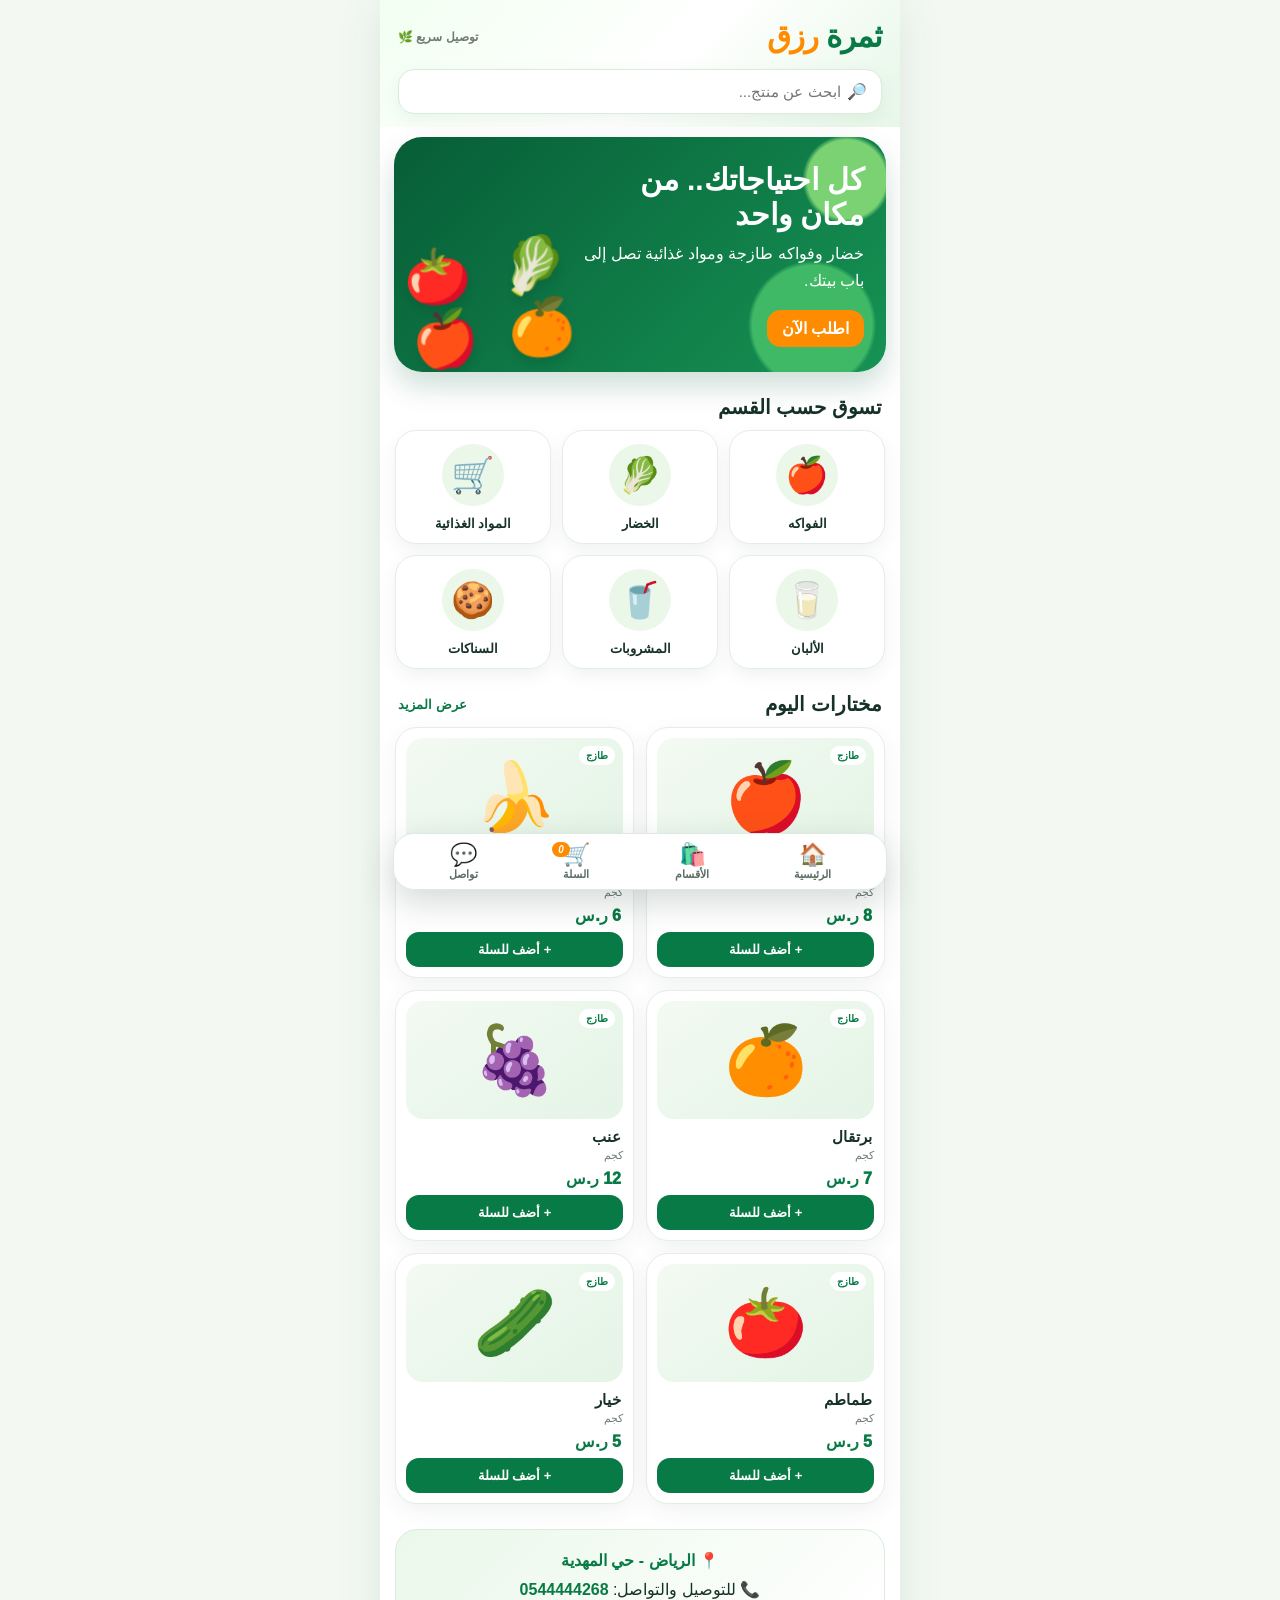
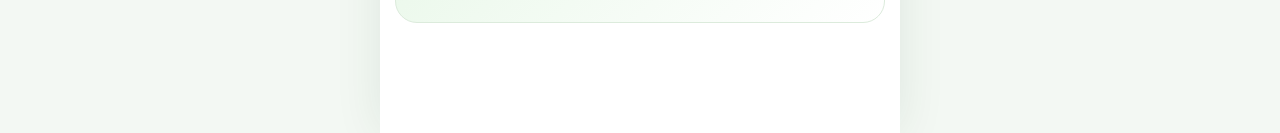
<file: index.html>
<!doctype html><html lang="ar" dir="rtl"><head><meta charset="utf-8"><meta name="viewport" content="width=device-width,initial-scale=1"><title>ثمرة رزق</title><link rel="stylesheet" href="style.css"></head><body><main class="shell">
<header class="top"><div class="brand"><div class="brandname">ثمرة <i>رزق</i></div><div class="mini">توصيل سريع 🌿</div></div><div class="search">🔎&nbsp;<input id="q" placeholder="ابحث عن منتج..." oninput="searchNow()"></div></header>
<section class="hero"><h1>كل احتياجاتك.. من مكان واحد</h1><p>خضار وفواكه طازجة ومواد غذائية تصل إلى باب بيتك.</p><span class="pill">اطلب الآن</span></section>
<div class="secTitle"><h2>تسوق حسب القسم</h2></div><section class="categories">
<a class="category" href="fruits.html"><span class="circle">🍎</span><b>الفواكه</b></a><a class="category" href="vegetables.html"><span class="circle">🥬</span><b>الخضار</b></a><a class="category" href="grocery.html"><span class="circle">🛒</span><b>المواد الغذائية</b></a>
<a class="category" href="dairy.html"><span class="circle">🥛</span><b>الألبان</b></a><a class="category" href="drinks.html"><span class="circle">🥤</span><b>المشروبات</b></a><a class="category" href="snacks.html"><span class="circle">🍪</span><b>السناكات</b></a></section>
<div class="secTitle"><h2>مختارات اليوم</h2><a href="fruits.html">عرض المزيد</a></div><section class="grid" id="featured"></section>
<section class="bottomInfo">📍 <b>الرياض - حي المهدية</b><br>📞 للتوصيل والتواصل: <b>0544444268</b></section><nav class="nav"><a href="index.html"><span>🏠</span>الرئيسية</a><a href="grocery.html"><span>🛍️</span>الأقسام</a><a href="cart.html"><span>🛒<i class="cartCount">0</i></span>السلة</a><a href="https://wa.me/966544444268"><span>💬</span>تواصل</a></nav></main>
<script src="app.js"></script><script>featured.innerHTML=cards(PRODUCTS.slice(0,6));function searchNow(){let s=q.value.trim();featured.innerHTML=cards(PRODUCTS.filter(p=>p.name.includes(s)).slice(0,10))}</script></body></html>
</file>
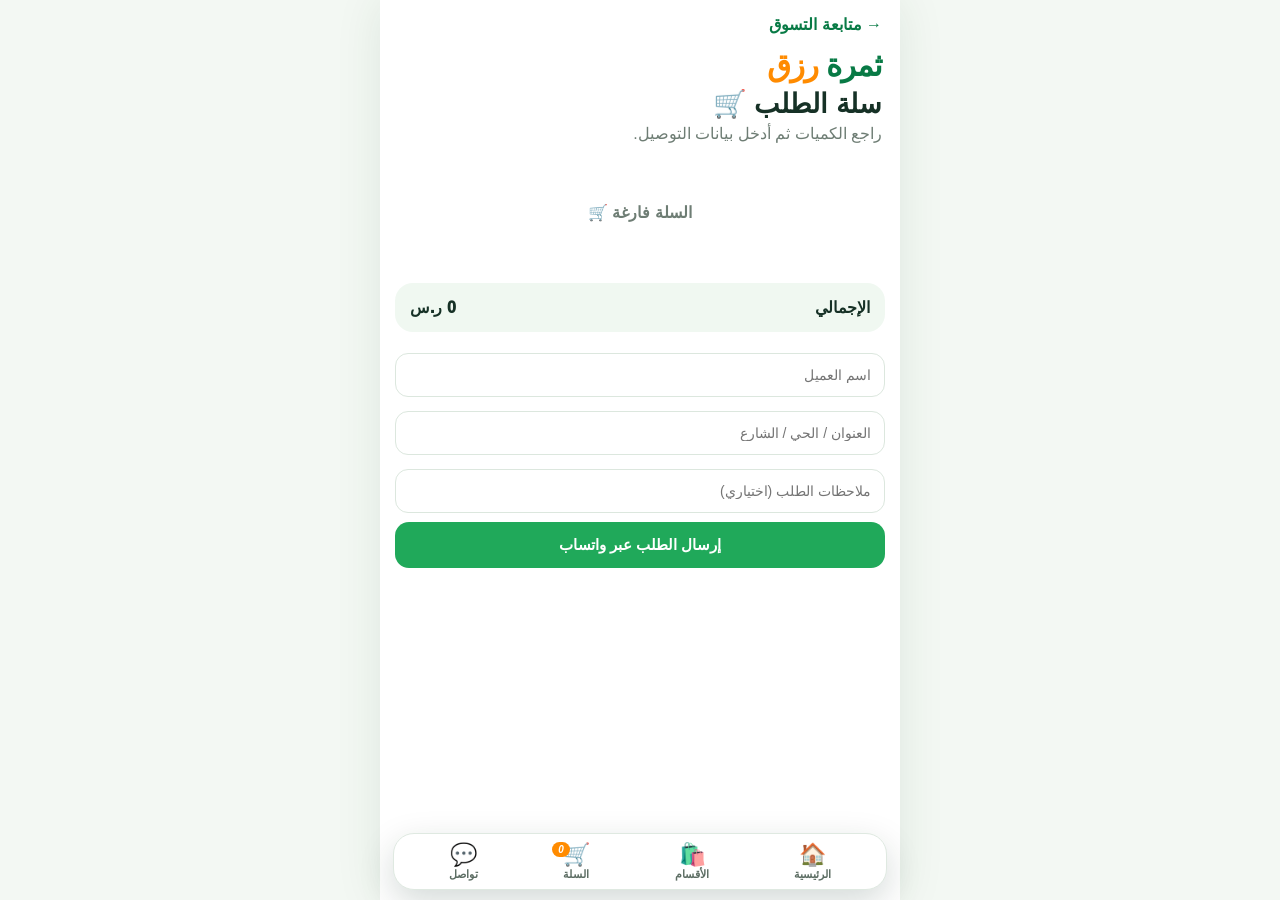
<file: cart.html>
<!doctype html><html lang="ar" dir="rtl"><head><meta charset="utf-8"><meta name="viewport" content="width=device-width,initial-scale=1"><title>السلة | ثمرة رزق</title><link rel="stylesheet" href="style.css"></head><body><main class="shell"><a class="back" href="index.html">→ متابعة التسوق</a><div class="pagehead"><div class="brandname">ثمرة <i>رزق</i></div><h1>سلة الطلب 🛒</h1><p>راجع الكميات ثم أدخل بيانات التوصيل.</p></div><div class="cartwrap"><div id="rows"></div><div class="totalbox"><span>الإجمالي</span><span id="total">0 ر.س</span></div><input class="field" id="customerName" placeholder="اسم العميل"><input class="field" id="address" placeholder="العنوان / الحي / الشارع"><input class="field" id="note" placeholder="ملاحظات الطلب (اختياري)"><a class="send" id="send" href="#">إرسال الطلب عبر واتساب</a></div><nav class="nav"><a href="index.html"><span>🏠</span>الرئيسية</a><a href="grocery.html"><span>🛍️</span>الأقسام</a><a href="cart.html"><span>🛒<i class="cartCount">0</i></span>السلة</a><a href="https://wa.me/966544444268"><span>💬</span>تواصل</a></nav></main><script src="app.js"></script><script>
function renderCart(){let c=cart(),html="",sum=0;Object.entries(c).forEach(([id,q])=>{let p=PRODUCTS.find(x=>x.id===id);if(!p)return;sum+=p.price*q;html+=`<div class="cartitem"><div class="cartemoji">${p.emoji}</div><div><b>${p.name}</b><div class="unit">${p.price} ر.س / ${p.unit}</div><div class="qty"><button onclick="chg('${id}',1)">+</button><span>${q}</span><button onclick="chg('${id}',-1)">−</button></div></div><b>${p.price*q} ر.س</b></div>`});rows.innerHTML=html||'<div class="empty">السلة فارغة 🛒</div>';total.textContent=sum+" ر.س";badge()}
function chg(id,d){let c=cart();c[id]=(c[id]||0)+d;if(c[id]<=0)delete c[id];save(c);renderCart()}
send.onclick=function(e){e.preventDefault();let c=cart(),lines=[],sum=0;Object.entries(c).forEach(([id,q])=>{let p=PRODUCTS.find(x=>x.id===id);if(p){lines.push(`${p.name} × ${q} = ${p.price*q} ر.س`);sum+=p.price*q}});if(!lines.length){alert("السلة فارغة");return}let order="TR-"+Date.now().toString().slice(-6);let msg=`طلب جديد - ثمرة رزق
رقم الطلب: ${order}

${lines.join("\n")}

الإجمالي: ${sum} ر.س
الاسم: ${customerName.value||"-"}
العنوان: ${address.value||"-"}
ملاحظات: ${note.value||"-"}`;location.href="https://wa.me/966544444268?text="+encodeURIComponent(msg)}
renderCart();</script></body></html>
</file>
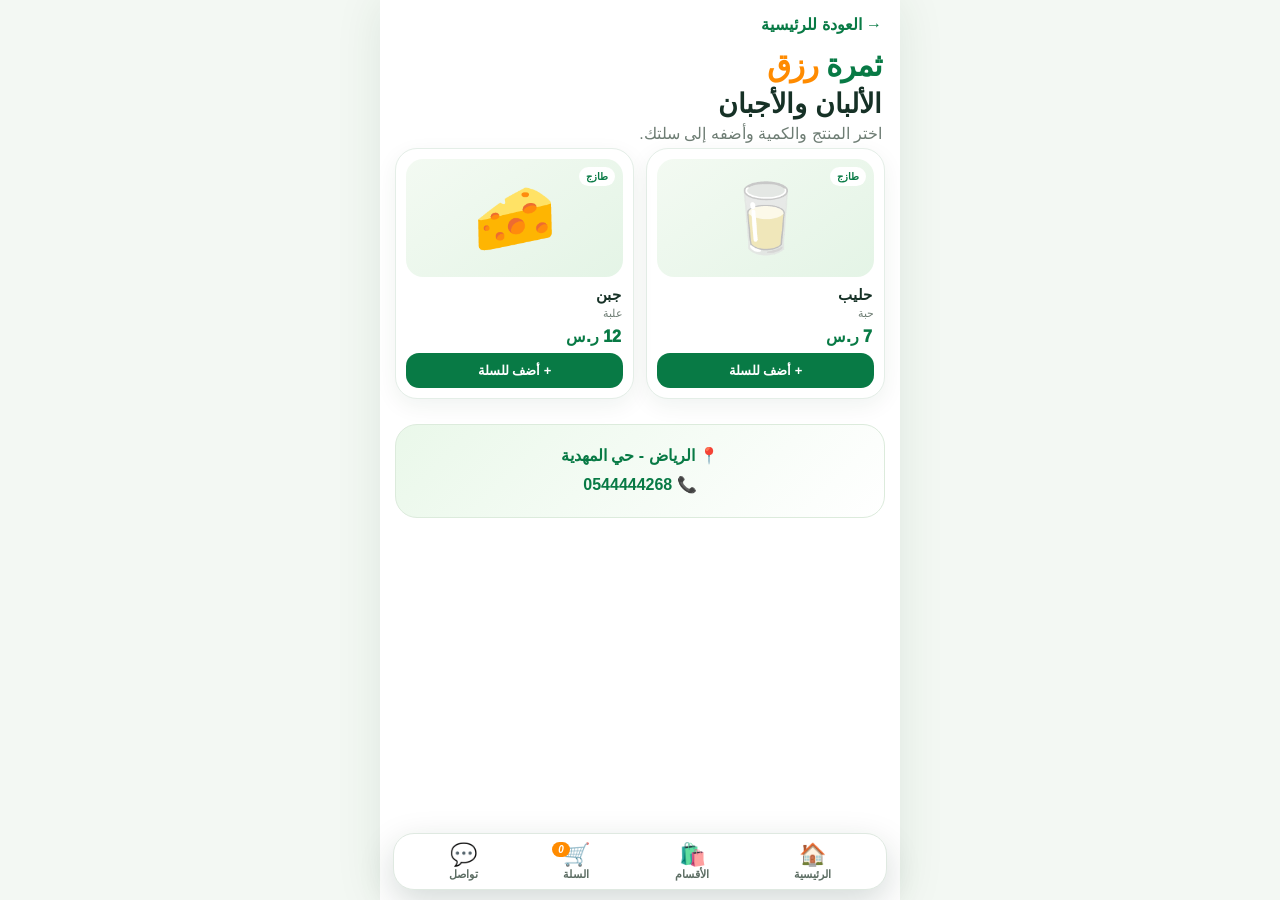
<file: dairy.html>
<!doctype html><html lang="ar" dir="rtl"><head><meta charset="utf-8"><meta name="viewport" content="width=device-width,initial-scale=1"><title>الألبان والأجبان | ثمرة رزق</title><link rel="stylesheet" href="style.css"></head><body><main class="shell"><a class="back" href="index.html">→ العودة للرئيسية</a><div class="pagehead"><div class="brandname">ثمرة <i>رزق</i></div><h1>الألبان والأجبان</h1><p>اختر المنتج والكمية وأضفه إلى سلتك.</p></div><section class="grid" id="grid"></section><section class="bottomInfo">📍 <b>الرياض - حي المهدية</b><br>📞 <b>0544444268</b></section><nav class="nav"><a href="index.html"><span>🏠</span>الرئيسية</a><a href="grocery.html"><span>🛍️</span>الأقسام</a><a href="cart.html"><span>🛒<i class="cartCount">0</i></span>السلة</a><a href="https://wa.me/966544444268"><span>💬</span>تواصل</a></nav></main><script src="app.js"></script><script>grid.innerHTML=cards(PRODUCTS.filter(p=>p.cat=="dairy"));</script></body></html>
</file>
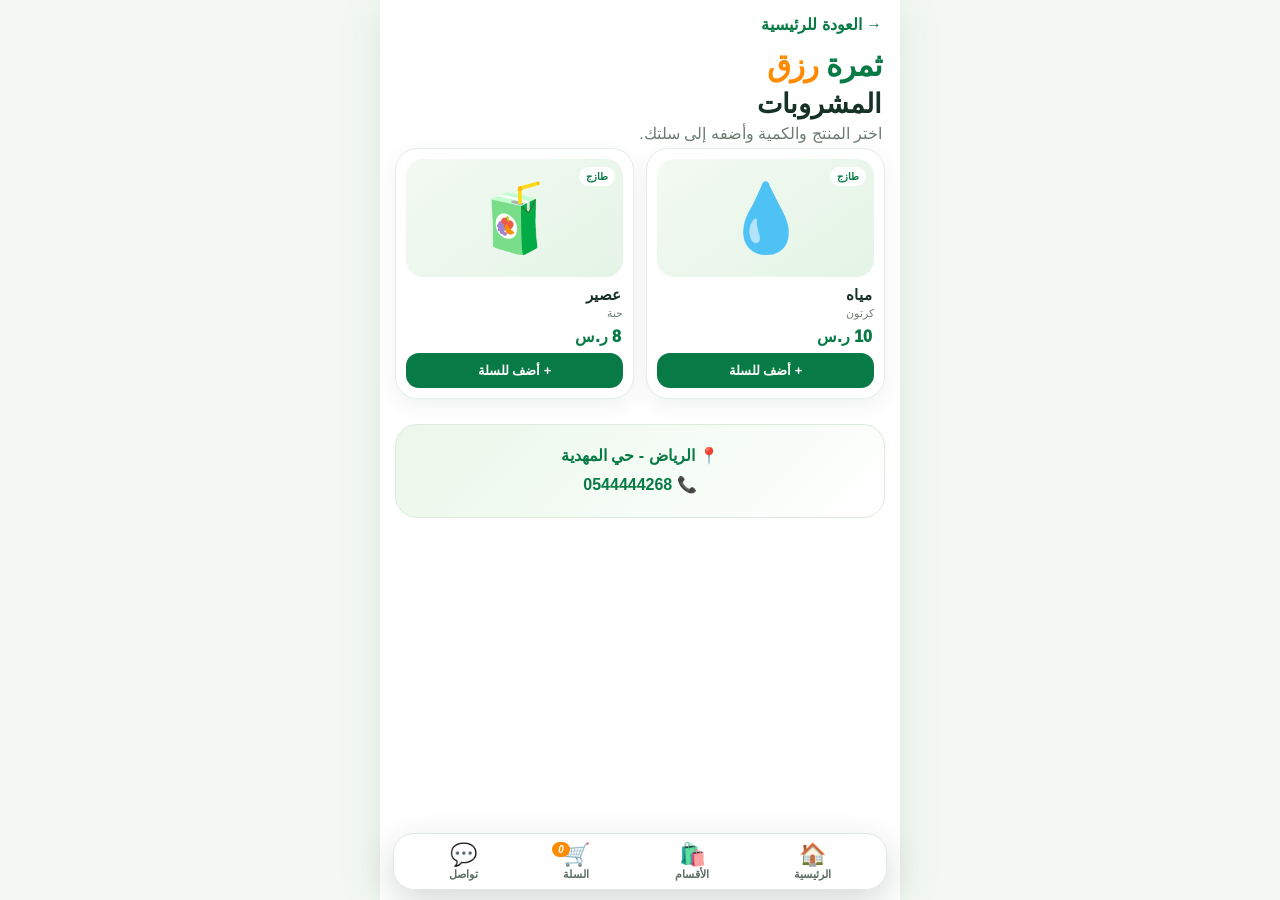
<file: drinks.html>
<!doctype html><html lang="ar" dir="rtl"><head><meta charset="utf-8"><meta name="viewport" content="width=device-width,initial-scale=1"><title>المشروبات | ثمرة رزق</title><link rel="stylesheet" href="style.css"></head><body><main class="shell"><a class="back" href="index.html">→ العودة للرئيسية</a><div class="pagehead"><div class="brandname">ثمرة <i>رزق</i></div><h1>المشروبات</h1><p>اختر المنتج والكمية وأضفه إلى سلتك.</p></div><section class="grid" id="grid"></section><section class="bottomInfo">📍 <b>الرياض - حي المهدية</b><br>📞 <b>0544444268</b></section><nav class="nav"><a href="index.html"><span>🏠</span>الرئيسية</a><a href="grocery.html"><span>🛍️</span>الأقسام</a><a href="cart.html"><span>🛒<i class="cartCount">0</i></span>السلة</a><a href="https://wa.me/966544444268"><span>💬</span>تواصل</a></nav></main><script src="app.js"></script><script>grid.innerHTML=cards(PRODUCTS.filter(p=>p.cat=="drinks"));</script></body></html>
</file>
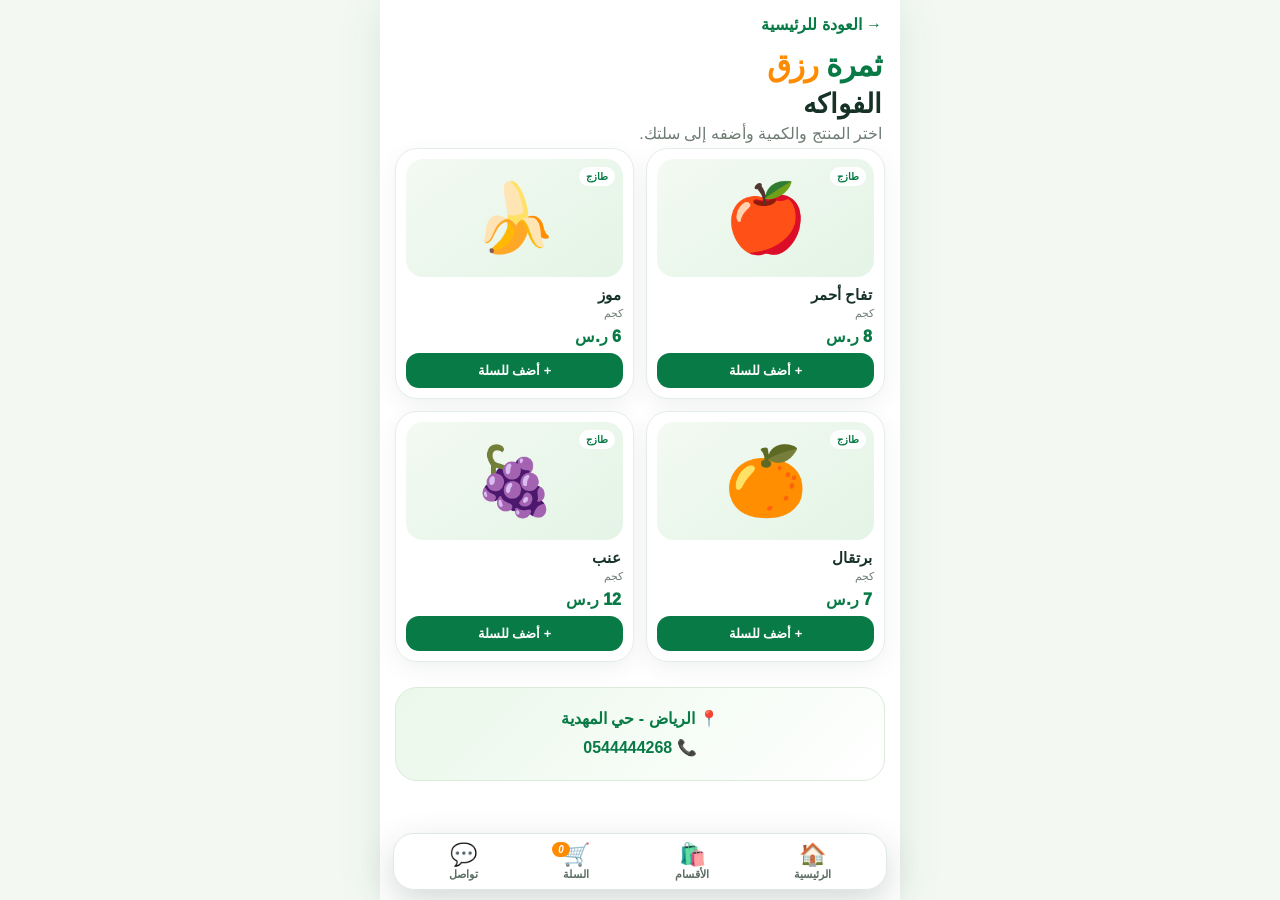
<file: fruits.html>
<!doctype html><html lang="ar" dir="rtl"><head><meta charset="utf-8"><meta name="viewport" content="width=device-width,initial-scale=1"><title>الفواكه | ثمرة رزق</title><link rel="stylesheet" href="style.css"></head><body><main class="shell"><a class="back" href="index.html">→ العودة للرئيسية</a><div class="pagehead"><div class="brandname">ثمرة <i>رزق</i></div><h1>الفواكه</h1><p>اختر المنتج والكمية وأضفه إلى سلتك.</p></div><section class="grid" id="grid"></section><section class="bottomInfo">📍 <b>الرياض - حي المهدية</b><br>📞 <b>0544444268</b></section><nav class="nav"><a href="index.html"><span>🏠</span>الرئيسية</a><a href="grocery.html"><span>🛍️</span>الأقسام</a><a href="cart.html"><span>🛒<i class="cartCount">0</i></span>السلة</a><a href="https://wa.me/966544444268"><span>💬</span>تواصل</a></nav></main><script src="app.js"></script><script>grid.innerHTML=cards(PRODUCTS.filter(p=>p.cat=="fruits"));</script></body></html>
</file>
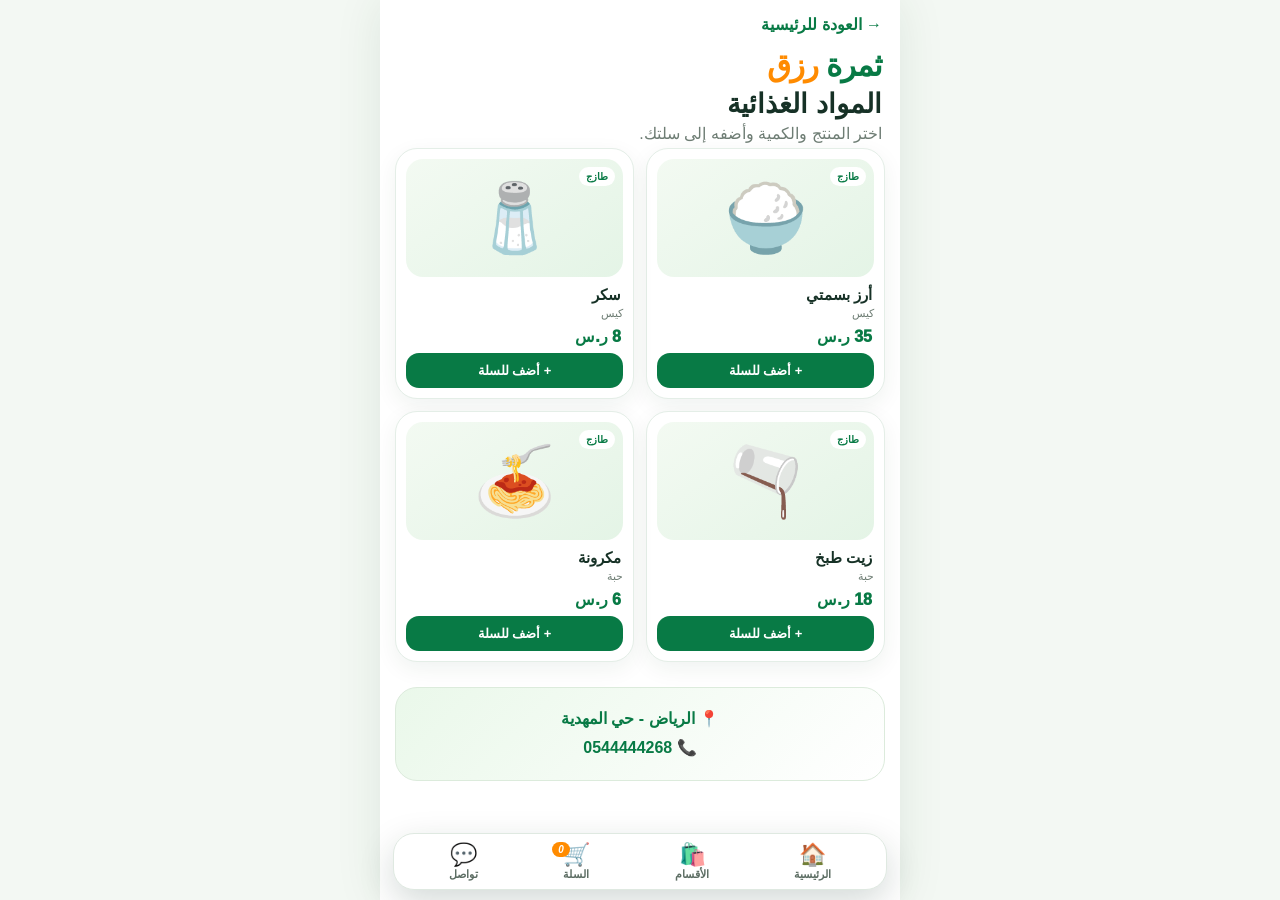
<file: grocery.html>
<!doctype html><html lang="ar" dir="rtl"><head><meta charset="utf-8"><meta name="viewport" content="width=device-width,initial-scale=1"><title>المواد الغذائية | ثمرة رزق</title><link rel="stylesheet" href="style.css"></head><body><main class="shell"><a class="back" href="index.html">→ العودة للرئيسية</a><div class="pagehead"><div class="brandname">ثمرة <i>رزق</i></div><h1>المواد الغذائية</h1><p>اختر المنتج والكمية وأضفه إلى سلتك.</p></div><section class="grid" id="grid"></section><section class="bottomInfo">📍 <b>الرياض - حي المهدية</b><br>📞 <b>0544444268</b></section><nav class="nav"><a href="index.html"><span>🏠</span>الرئيسية</a><a href="grocery.html"><span>🛍️</span>الأقسام</a><a href="cart.html"><span>🛒<i class="cartCount">0</i></span>السلة</a><a href="https://wa.me/966544444268"><span>💬</span>تواصل</a></nav></main><script src="app.js"></script><script>grid.innerHTML=cards(PRODUCTS.filter(p=>p.cat=="grocery"));</script></body></html>
</file>
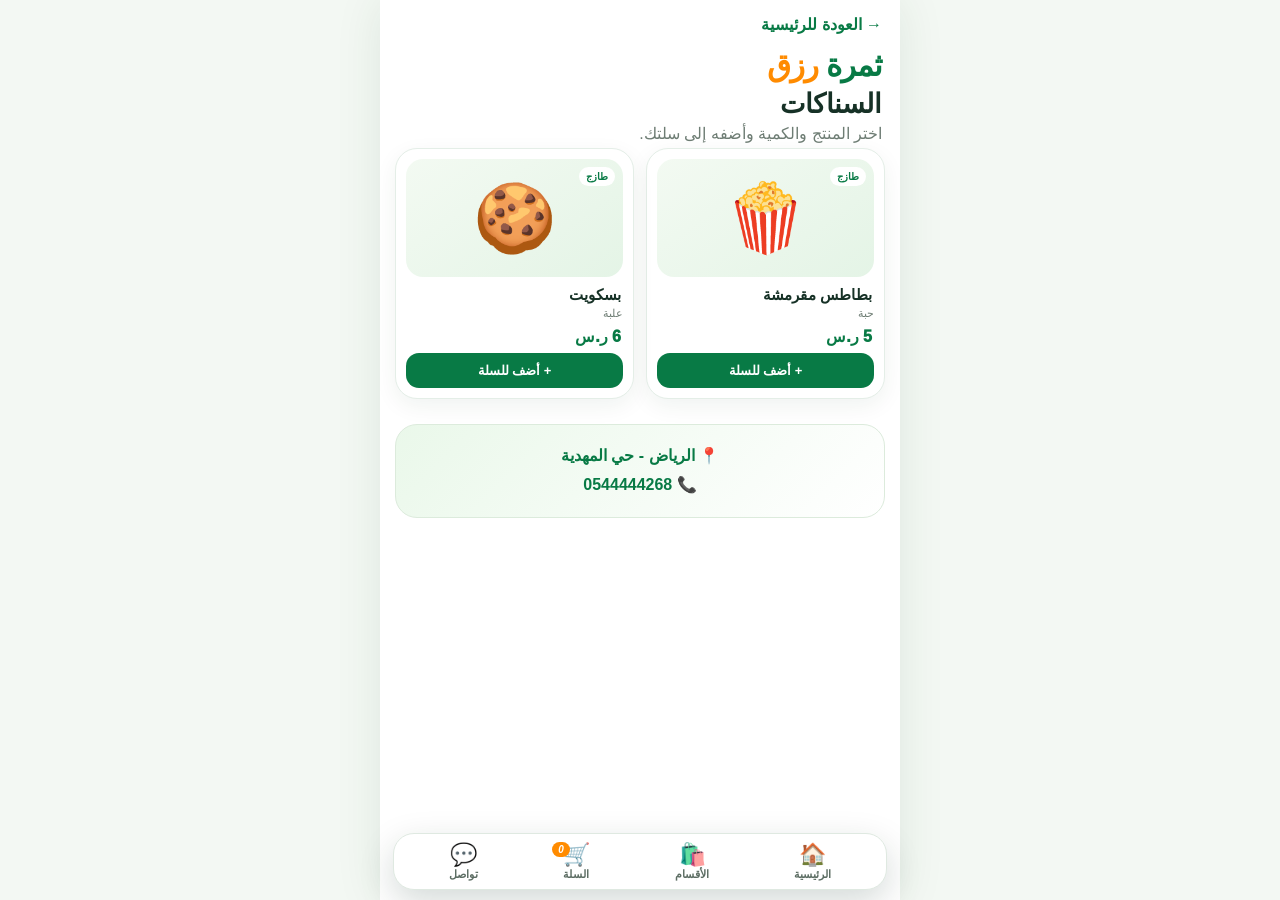
<file: snacks.html>
<!doctype html><html lang="ar" dir="rtl"><head><meta charset="utf-8"><meta name="viewport" content="width=device-width,initial-scale=1"><title>السناكات | ثمرة رزق</title><link rel="stylesheet" href="style.css"></head><body><main class="shell"><a class="back" href="index.html">→ العودة للرئيسية</a><div class="pagehead"><div class="brandname">ثمرة <i>رزق</i></div><h1>السناكات</h1><p>اختر المنتج والكمية وأضفه إلى سلتك.</p></div><section class="grid" id="grid"></section><section class="bottomInfo">📍 <b>الرياض - حي المهدية</b><br>📞 <b>0544444268</b></section><nav class="nav"><a href="index.html"><span>🏠</span>الرئيسية</a><a href="grocery.html"><span>🛍️</span>الأقسام</a><a href="cart.html"><span>🛒<i class="cartCount">0</i></span>السلة</a><a href="https://wa.me/966544444268"><span>💬</span>تواصل</a></nav></main><script src="app.js"></script><script>grid.innerHTML=cards(PRODUCTS.filter(p=>p.cat=="snacks"));</script></body></html>
</file>
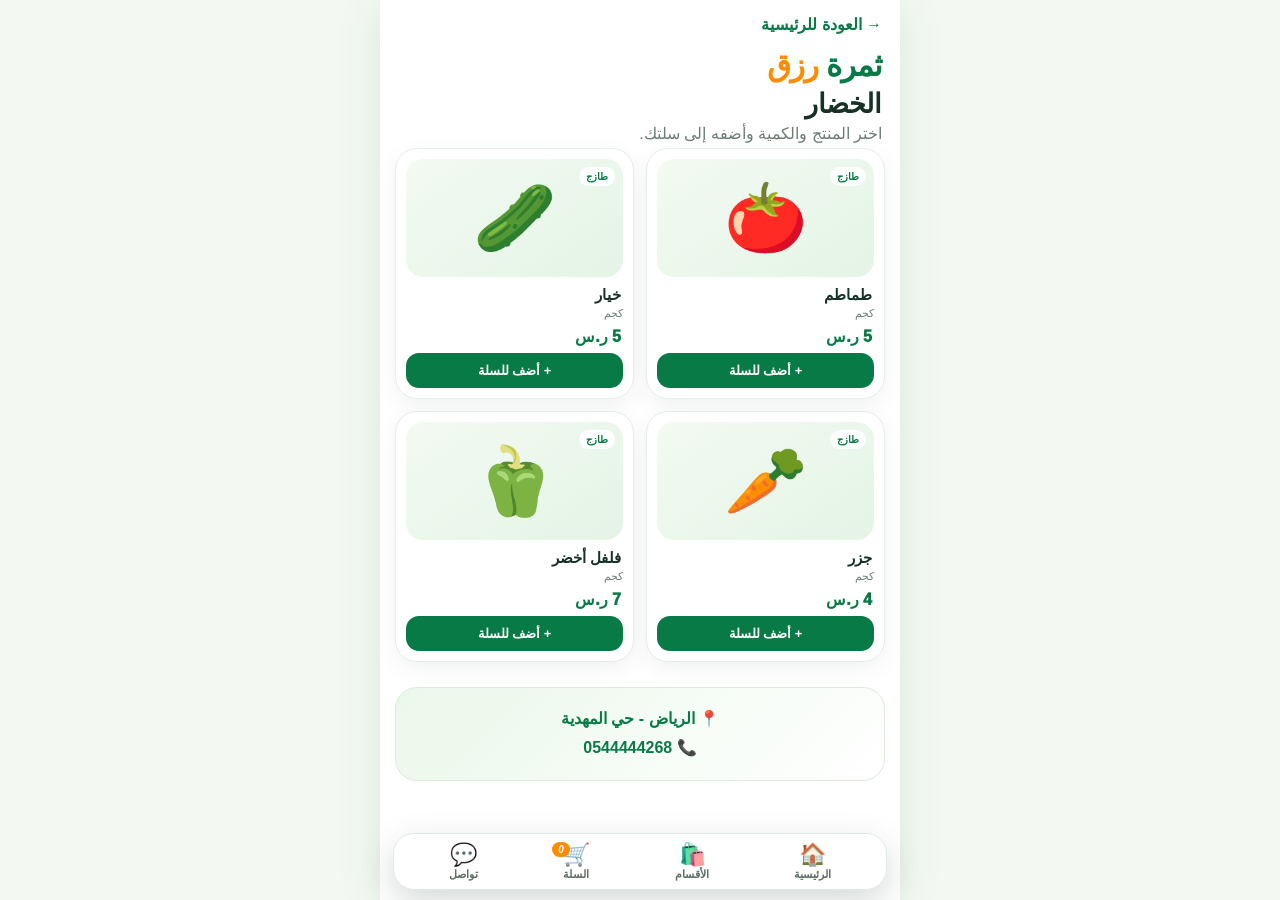
<file: vegetables.html>
<!doctype html><html lang="ar" dir="rtl"><head><meta charset="utf-8"><meta name="viewport" content="width=device-width,initial-scale=1"><title>الخضار | ثمرة رزق</title><link rel="stylesheet" href="style.css"></head><body><main class="shell"><a class="back" href="index.html">→ العودة للرئيسية</a><div class="pagehead"><div class="brandname">ثمرة <i>رزق</i></div><h1>الخضار</h1><p>اختر المنتج والكمية وأضفه إلى سلتك.</p></div><section class="grid" id="grid"></section><section class="bottomInfo">📍 <b>الرياض - حي المهدية</b><br>📞 <b>0544444268</b></section><nav class="nav"><a href="index.html"><span>🏠</span>الرئيسية</a><a href="grocery.html"><span>🛍️</span>الأقسام</a><a href="cart.html"><span>🛒<i class="cartCount">0</i></span>السلة</a><a href="https://wa.me/966544444268"><span>💬</span>تواصل</a></nav></main><script src="app.js"></script><script>grid.innerHTML=cards(PRODUCTS.filter(p=>p.cat=="vegetables"));</script></body></html>
</file>
<file: style.css>
:root{--green:#087a45;--deep:#045c35;--leaf:#25a85d;--lime:#eaf7e9;--orange:#ff8b00;--ink:#163126;--muted:#6e7d74;--line:#e4eee7}
*{box-sizing:border-box}html{scroll-behavior:smooth}body{margin:0;font-family:-apple-system,BlinkMacSystemFont,"Segoe UI",Tahoma,Arial,sans-serif;background:#f3f8f3;color:var(--ink)}
.shell{max-width:520px;margin:auto;background:#fff;min-height:100vh;box-shadow:0 0 45px #0a452017;padding-bottom:105px;overflow:hidden}
.top{padding:18px 18px 13px;background:linear-gradient(135deg,#f2fff1,#fff 55%,#e6f7e7)}
.brand{display:flex;align-items:center;justify-content:space-between}.brandname{font-size:31px;font-weight:1000;color:var(--green);letter-spacing:-1px}.brandname i{font-style:normal;color:var(--orange)}
.mini{font-size:12px;color:var(--muted);font-weight:700}.search{display:flex;margin-top:14px;background:#fff;border:1px solid #dceade;border-radius:16px;padding:12px 14px;box-shadow:0 6px 18px #0d5f2410}.search input{border:0;outline:0;width:100%;font-size:15px;background:transparent}
.hero{margin:10px 14px 0;border-radius:28px;min-height:205px;padding:25px 22px;color:#fff;background:radial-gradient(circle at 92% 18%,#7bd273 0 8%,transparent 9%),radial-gradient(circle at 85% 80%,#40b967 0 13%,transparent 14%),linear-gradient(135deg,#075d37,#169354);position:relative;overflow:hidden;box-shadow:0 15px 28px #075c3630}
.hero:after{content:"🥬  🍅\A 🍊  🍎";white-space:pre;position:absolute;left:13px;bottom:7px;font-size:54px;transform:rotate(-7deg);filter:drop-shadow(0 8px 6px #003a2733)}.hero h1{font-size:30px;margin:0 0 8px;max-width:280px}.hero p{margin:0;line-height:1.7;max-width:280px}.pill{display:inline-block;margin-top:16px;background:var(--orange);padding:9px 15px;border-radius:14px;font-weight:900}
.secTitle{display:flex;justify-content:space-between;align-items:center;padding:23px 18px 11px}.secTitle h2{margin:0;font-size:20px}.secTitle a{color:var(--green);font-size:13px;font-weight:800;text-decoration:none}
.categories{display:grid;grid-template-columns:repeat(3,1fr);gap:11px;padding:0 15px}.category{display:block;text-align:center;text-decoration:none;color:var(--ink);background:#fff;border:1px solid var(--line);border-radius:21px;padding:13px 5px 11px;box-shadow:0 7px 18px #083d2010;transition:.2s}.category:active{transform:scale(.96)}.category .circle{width:62px;height:62px;border-radius:50%;display:flex;align-items:center;justify-content:center;margin:auto auto 8px;background:var(--lime);font-size:35px}.category b{font-size:13px}
.grid{display:grid;grid-template-columns:1fr 1fr;gap:12px;padding:0 15px}.card{border:1px solid var(--line);border-radius:22px;padding:10px;background:#fff;box-shadow:0 7px 22px #123d2010}.photo{height:118px;border-radius:17px;background:linear-gradient(145deg,#f3faf2,#e4f4e6);display:flex;align-items:center;justify-content:center;font-size:67px;position:relative}.badge{position:absolute;top:8px;right:8px;background:#fff;border-radius:10px;padding:4px 7px;font-size:10px;color:var(--green);font-weight:900}.card h3{font-size:15px;margin:9px 2px 3px}.unit{font-size:11px;color:var(--muted)}.price{font-weight:1000;color:var(--green);margin:7px 2px}.add{width:100%;border:0;background:var(--green);color:#fff;border-radius:13px;padding:10px 5px;font-weight:900;font-size:13px}.add:active{background:var(--deep)}
.bottomInfo{margin:25px 15px 5px;background:linear-gradient(135deg,#eaf8ea,#fff);border:1px solid #dcebdc;border-radius:22px;text-align:center;padding:17px;line-height:1.8}.bottomInfo b{color:var(--green)}
.nav{position:fixed;z-index:20;bottom:10px;left:50%;transform:translateX(-50%);width:min(494px,calc(100% - 20px));background:#fff;border:1px solid #dfe9e1;box-shadow:0 12px 35px #052b1c2c;border-radius:21px;padding:8px 12px;display:flex;align-items:center;justify-content:space-around}.nav a{text-decoration:none;color:#5c6d63;text-align:center;font-size:11px;font-weight:800}.nav span{display:block;font-size:22px}.cartCount{position:absolute;background:var(--orange);color:#fff;border-radius:99px;padding:2px 6px;font-size:10px;margin-right:-7px}
.back{display:inline-block;margin:15px 18px 0;color:var(--green);font-weight:900;text-decoration:none}.pagehead{padding:13px 18px 5px}.pagehead h1{margin:4px 0;font-size:27px}.pagehead p{margin:0;color:var(--muted)}
.cartwrap{padding:10px 15px}.cartitem{display:grid;grid-template-columns:60px 1fr auto;gap:10px;align-items:center;border-bottom:1px solid var(--line);padding:12px 0}.cartemoji{width:58px;height:58px;border-radius:15px;background:var(--lime);display:flex;align-items:center;justify-content:center;font-size:34px}.qty button{border:0;width:28px;height:28px;border-radius:9px;background:#eaf4ec;color:var(--green);font-weight:1000}.qty span{padding:0 7px}.totalbox{margin:16px 0;background:#f0f8f1;border-radius:18px;padding:15px;display:flex;justify-content:space-between;font-weight:1000}.field{width:100%;padding:13px;border:1px solid #dce7de;border-radius:13px;margin:5px 0 9px;font-size:14px}.send{display:block;width:100%;border:0;text-align:center;text-decoration:none;background:#20a95a;color:#fff;padding:14px;border-radius:14px;font-weight:1000;font-size:15px}.empty{text-align:center;padding:45px 15px;color:var(--muted);font-weight:700}
</file>
